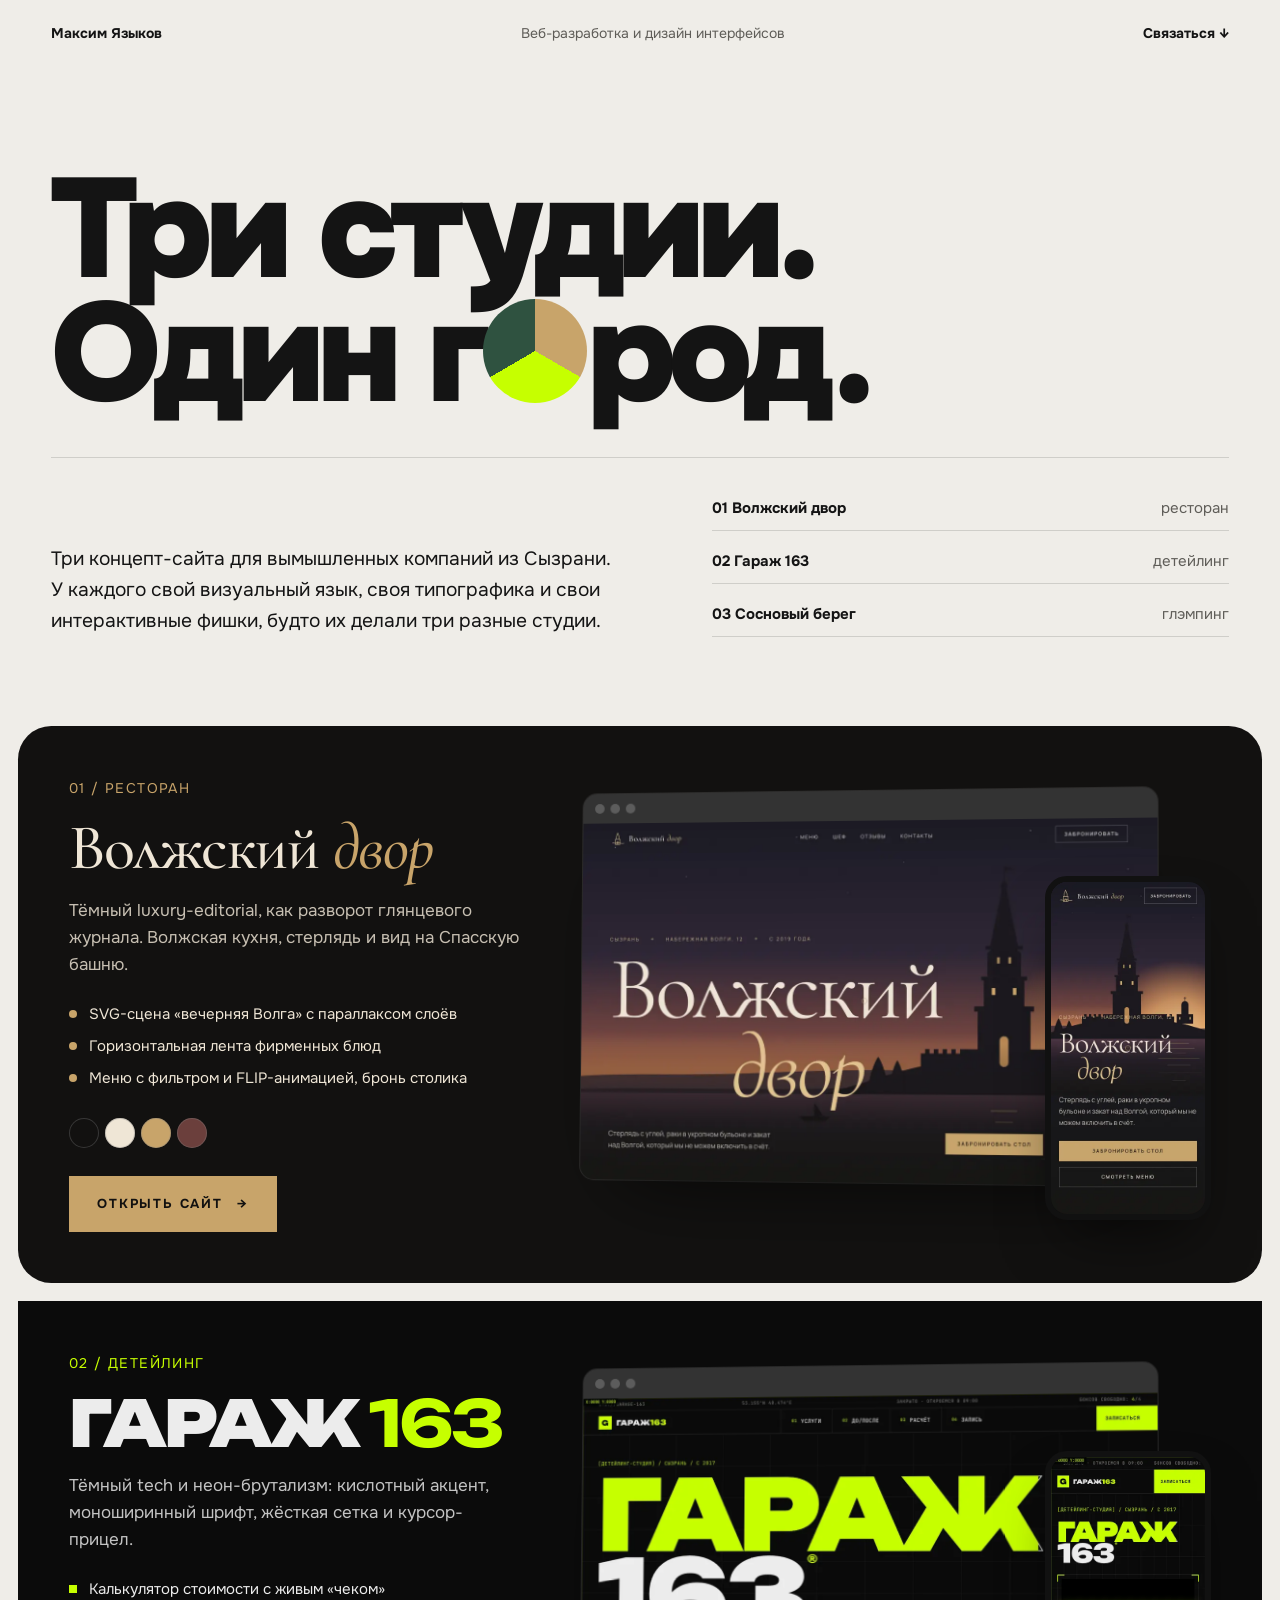
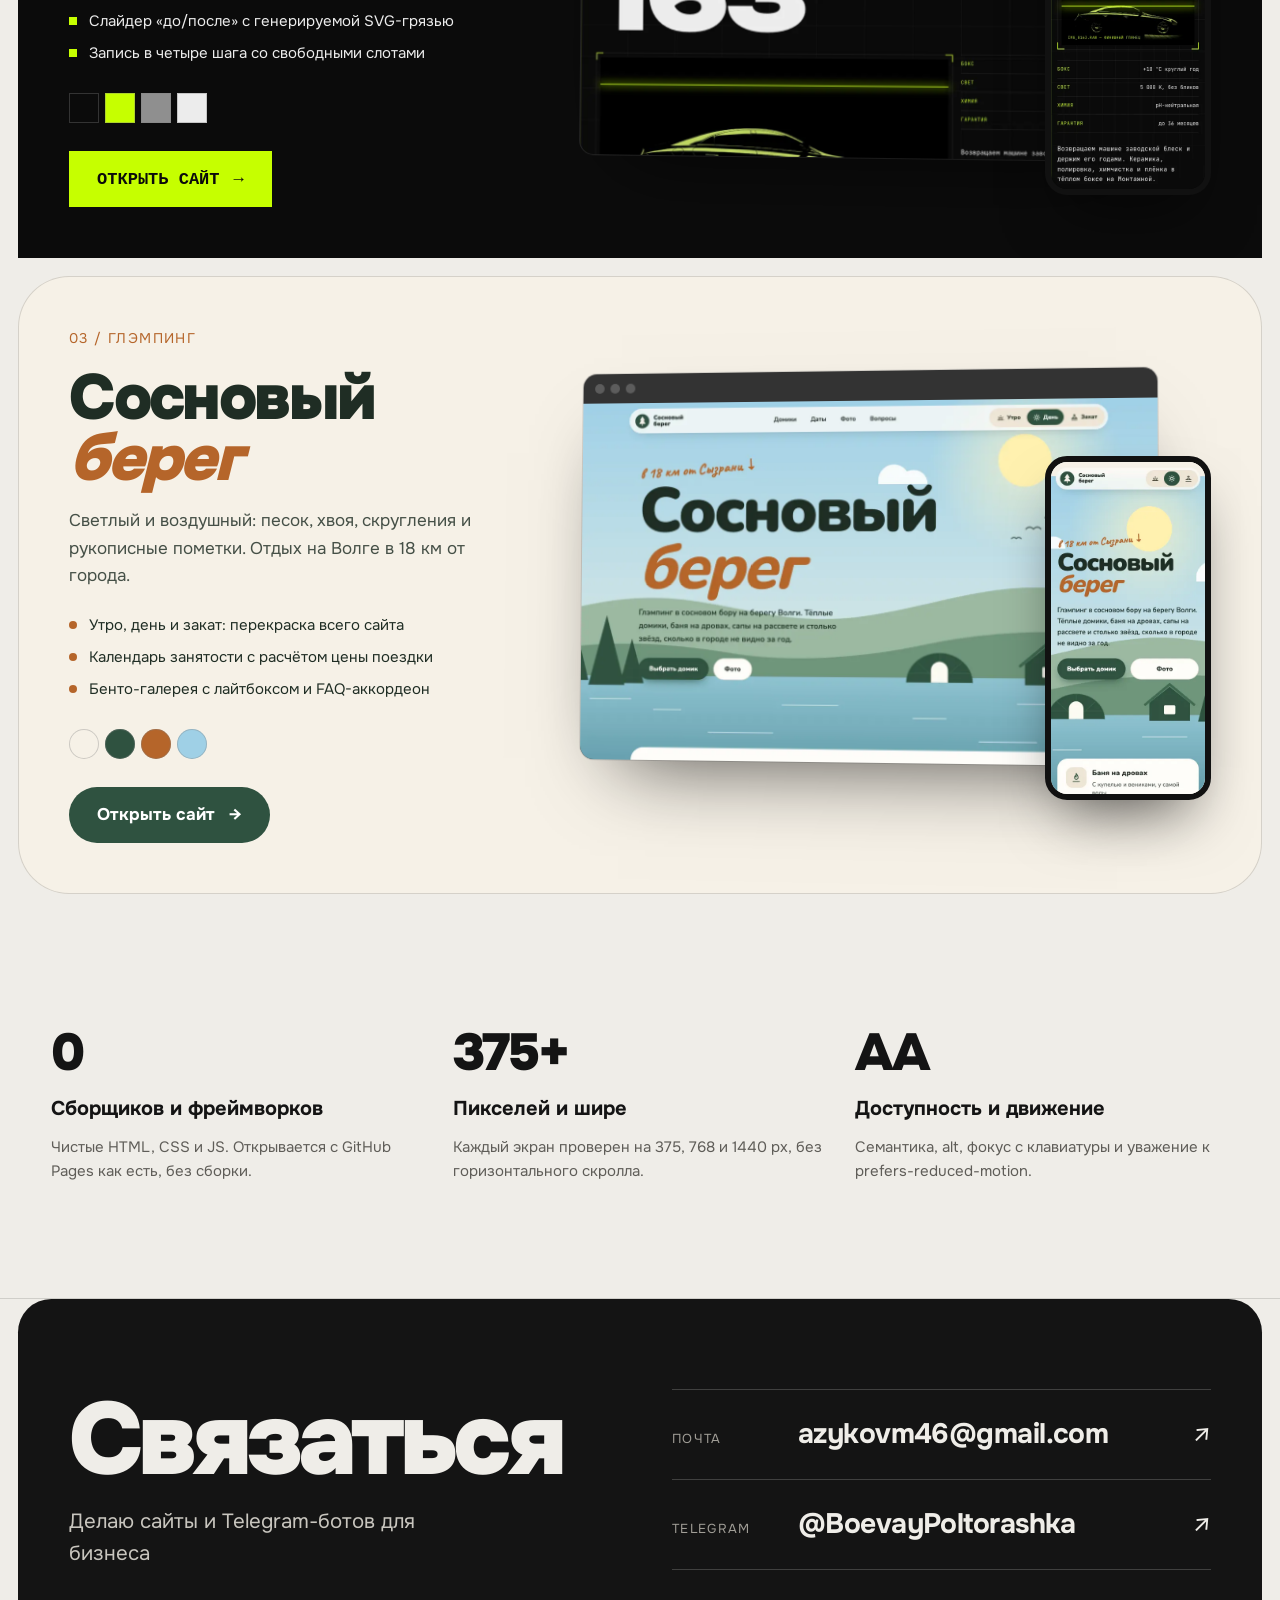
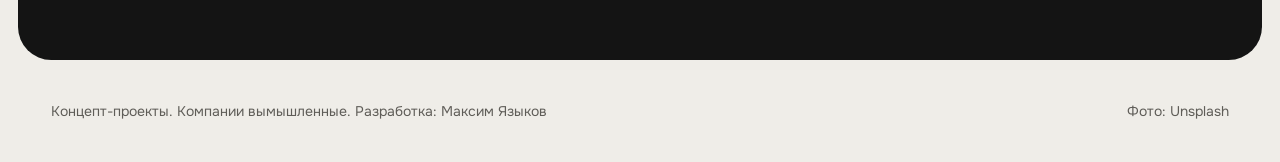
<file: index.html>
<!doctype html>
<html lang="ru">
<head>
<meta charset="utf-8">
<meta name="viewport" content="width=device-width, initial-scale=1">
<title>Максим Языков: три концепт-сайта для Сызрани</title>
<meta name="description" content="Портфолио веб-разработчика: ресторан, детейлинг-студия и глэмпинг. Три вымышленные компании из Сызрани, три разных визуальных языка.">
<meta name="theme-color" content="#efede8">
<meta property="og:type" content="website">
<meta property="og:locale" content="ru_RU">
<meta property="og:title" content="Три студии. Один город. Портфолио Максима Языкова">
<meta property="og:description" content="Ресторан, детейлинг и глэмпинг: три концепт-сайта для Сызрани.">
<meta property="og:image" content="https://azykovm46-glitch.github.io/syzran-portfolio/assets/og.jpg">
<link rel="icon" href="assets/favicon.svg" type="image/svg+xml">
<script>document.documentElement.classList.add('js')</script>
<link rel="preconnect" href="https://fonts.googleapis.com">
<link rel="preconnect" href="https://fonts.gstatic.com" crossorigin>
<link rel="preload" as="style" href="https://fonts.googleapis.com/css2?family=Onest:wght@400;500;700;900&display=swap" onload="this.onload=null;this.rel='stylesheet'">
<noscript><link rel="stylesheet" href="https://fonts.googleapis.com/css2?family=Onest:wght@400;500;700;900&display=swap"></noscript>
<style>
  :root { --paper: #efede8; --ink: #141414; --dim: #5f5d58; --line: rgba(20, 20, 20, .14); --pad: clamp(16px, 4vw, 56px); }
  *, *::before, *::after { box-sizing: border-box; }
  html { overflow-x: clip; }
  body { margin: 0; background: var(--paper); color: var(--ink); font: 400 17px/1.6 "Onest", system-ui, sans-serif; overflow-x: clip; -webkit-font-smoothing: antialiased; }
  img { display: block; max-width: 100%; height: auto; }
  a { color: inherit; }
  :focus-visible { outline: 2px solid var(--ink); outline-offset: 4px; }
  .top { display: flex; justify-content: space-between; align-items: center; gap: 16px; padding: 22px var(--pad); font-size: 14px; }
  .top b { font-weight: 700; }
  .top span { color: var(--dim); }
  .intro { padding: clamp(40px, 8vw, 120px) var(--pad) clamp(48px, 7vw, 100px); display: grid; grid-template-columns: 1fr; gap: 40px; }
  .intro h1 { font: 900 clamp(52px, 11vw, 188px)/.88 "Onest", sans-serif; letter-spacing: -.055em; margin: 0; }
  .intro h1 .o { display: inline-block; width: .74em; height: .74em; border-radius: 50%; vertical-align: -.02em; background: conic-gradient(#c8a46a 0 33.3%, #c6ff00 0 66.6%, #2f5240 0); animation: turn 12s linear infinite; }
  @keyframes turn { to { transform: rotate(360deg); } }
  .intro__row { display: grid; grid-template-columns: 1.2fr 1fr; gap: 40px; align-items: end; border-top: 1px solid var(--line); padding-top: 28px; }
  .intro p { margin: 0; max-width: 560px; font-size: clamp(17px, 1.5vw, 21px); }
  .legend { list-style: none; margin: 0; padding: 0; display: grid; gap: 8px; font-size: 15px; }
  .legend a { display: flex; justify-content: space-between; gap: 16px; padding: 10px 0; border-bottom: 1px solid var(--line); text-decoration: none; transition: padding .3s; }
  .legend a:hover { padding-left: 10px; }
  .legend span { color: var(--dim); }

  .proj { --bg: #121110; --fg: #efe6d6; --acc: #c8a46a; background: var(--bg); color: var(--fg); margin: 0 clamp(8px, 1.4vw, 20px) clamp(8px, 1.4vw, 20px); border-radius: clamp(20px, 2.6vw, 36px); padding: clamp(24px, 4vw, 64px); display: grid; grid-template-columns: 5fr 7fr; gap: clamp(28px, 4vw, 64px); align-items: center; overflow: hidden; position: relative; }
  .proj--det { --bg: #0b0b0b; --fg: #ececec; --acc: #c6ff00; border-radius: 0; }
  .proj--gl { --bg: #f6f1e7; --fg: #1f2d24; --acc: #b5652a; border-radius: clamp(28px, 4vw, 56px); box-shadow: inset 0 0 0 1px var(--line); }
  .proj__num { font-size: 14px; letter-spacing: .1em; color: var(--acc); margin: 0 0 18px; }
  .proj h2 { margin: 0 0 18px; font-size: clamp(38px, 5vw, 76px); line-height: .95; letter-spacing: -.04em; font-weight: 900; }
  .proj--rest h2 { font-family: "Cormorant Garamond", Georgia, serif; font-weight: 500; letter-spacing: -.02em; }
  .proj--rest h2 em { color: var(--acc); }
  .proj--det h2 { font-family: "Unbounded", "Arial Black", sans-serif; text-transform: uppercase; letter-spacing: -.05em; }
  .proj--det h2 b { color: var(--acc); }
  .proj--gl h2 em { color: var(--acc); }
  .proj__lead { margin: 0 0 24px; opacity: .82; max-width: 460px; }
  .proj ul.feat { list-style: none; padding: 0; margin: 0 0 28px; display: grid; gap: 8px; font-size: 15px; }
  .proj ul.feat li { display: flex; gap: 12px; }
  .proj ul.feat li::before { content: ""; flex: none; width: 8px; height: 8px; margin-top: 8px; background: var(--acc); border-radius: 50%; }
  .proj--det ul.feat li::before { border-radius: 0; }
  .swatches { display: flex; gap: 6px; margin-bottom: 28px; }
  .swatches i { width: 30px; height: 30px; border-radius: 50%; box-shadow: inset 0 0 0 1px rgba(127, 127, 127, .35); }
  .proj--det .swatches i { border-radius: 0; }
  .open { display: inline-flex; align-items: center; gap: 14px; min-height: 56px; padding: 0 28px; background: var(--acc); color: var(--bg); text-decoration: none; font-weight: 700; border-radius: 99px; transition: gap .3s, transform .3s; }
  .proj--rest .open { border-radius: 0; text-transform: uppercase; letter-spacing: .14em; font-size: 13px; }
  .proj--det .open { border-radius: 0; font-family: ui-monospace, monospace; text-transform: uppercase; }
  .proj--gl .open { background: #2f5240; color: #fff; }
  .open:hover { gap: 26px; }
  .shots { position: relative; padding-right: 9%; padding-bottom: 6%; }
  .browser { border-radius: 14px; overflow: hidden; box-shadow: 0 40px 80px -40px rgba(0, 0, 0, .7), 0 0 0 1px rgba(127, 127, 127, .25); transform: perspective(1600px) rotateY(-6deg) rotateX(2deg); transition: transform .8s cubic-bezier(.2, .7, .1, 1); background: #222; }
  .browser__bar { height: 30px; display: flex; align-items: center; gap: 6px; padding: 0 12px; background: rgba(127, 127, 127, .18); }
  .browser__bar i { width: 10px; height: 10px; border-radius: 50%; background: rgba(127, 127, 127, .55); }
  .proj:hover .browser { transform: perspective(1600px) rotateY(0) rotateX(0); }
  .phone { position: absolute; right: 0; bottom: 0; width: 26%; border-radius: 22px; overflow: hidden; border: 6px solid #111; box-shadow: 0 30px 60px -20px rgba(0, 0, 0, .6); transition: transform .8s cubic-bezier(.2, .7, .1, 1); }
  .proj:hover .phone { transform: translateY(-14px) rotate(-2deg); }
  .phone img { aspect-ratio: 390/844; object-fit: cover; object-position: top; width: 100%; }
  .stripe { padding: clamp(60px, 9vw, 120px) var(--pad); display: grid; grid-template-columns: repeat(3, 1fr); gap: 28px; border-bottom: 1px solid var(--line); }
  .stripe h3 { margin: 0 0 10px; font-size: 20px; }
  .stripe p { margin: 0; color: var(--dim); font-size: 15px; }
  .stripe .n { font-size: 52px; font-weight: 900; letter-spacing: -.04em; line-height: 1; margin-bottom: 14px; }
  .contact { margin: 0 clamp(8px, 1.4vw, 20px); padding: clamp(40px, 7vw, 100px) clamp(24px, 4vw, 64px); background: var(--ink); color: var(--paper); border-radius: clamp(20px, 2.6vw, 36px); display: grid; grid-template-columns: 1fr 1fr; gap: clamp(32px, 5vw, 80px); align-items: end; }
  .contact h2 { margin: 0 0 18px; font-size: clamp(48px, 8vw, 128px); line-height: .9; letter-spacing: -.05em; font-weight: 900; }
  .contact p { margin: 0; font-size: clamp(18px, 1.6vw, 22px); color: #c9c6bf; max-width: 420px; }
  .contact__links { list-style: none; margin: 0; padding: 0; }
  .contact__links a { display: grid; grid-template-columns: 110px 1fr auto; gap: 16px; align-items: baseline; padding: 22px 0; border-top: 1px solid rgba(239, 237, 232, .2); text-decoration: none; transition: padding .35s, color .35s; }
  .contact__links li:last-child a { border-bottom: 1px solid rgba(239, 237, 232, .2); }
  .contact__links span { font-size: 13px; letter-spacing: .1em; text-transform: uppercase; color: #a19e97; }
  .contact__links b { font-size: clamp(20px, 2.2vw, 30px); font-weight: 700; letter-spacing: -.02em; overflow-wrap: anywhere; }
  .contact__links i { font-style: normal; font-size: 26px; transition: transform .35s; }
  .contact__links a:hover { padding-left: 12px; color: #c6ff00; }
  .contact__links a:hover i { transform: translate(4px, -4px); }
  footer { padding: 40px var(--pad); display: flex; justify-content: space-between; flex-wrap: wrap; gap: 16px; font-size: 14px; color: var(--dim); }
  .js .reveal { opacity: 0; transform: translateY(40px); transition: opacity 1s cubic-bezier(.2, .7, .1, 1), transform 1s cubic-bezier(.2, .7, .1, 1); }
  .js .reveal.is-in { opacity: 1; transform: none; }
  @media (max-width: 900px) {
    .proj { grid-template-columns: 1fr; }
    .proj .shots { order: -1; }
    .intro__row, .stripe, .contact { grid-template-columns: 1fr; }
    .contact__links a { grid-template-columns: 1fr auto; }
    .contact__links span { grid-column: 1 / -1; }
  }
  @media (max-width: 560px) {
    .top span { display: none; }
    .browser { transform: none; }
  }
  @media (prefers-reduced-motion: reduce) {
    *, *::before, *::after { animation: none !important; transition-duration: .01ms !important; }
    .js .reveal { opacity: 1; transform: none; }
  }
</style>
<link rel="preload" as="style" href="https://fonts.googleapis.com/css2?family=Cormorant+Garamond:wght@500&family=Unbounded:wght@900&family=Nunito:ital,wght@1,900&display=swap" onload="this.onload=null;this.rel='stylesheet'">
<noscript><link rel="stylesheet" href="https://fonts.googleapis.com/css2?family=Cormorant+Garamond:wght@500&family=Unbounded:wght@900&family=Nunito:ital,wght@1,900&display=swap"></noscript>
</head>
<body>
<header class="top">
  <b>Максим Языков</b>
  <span>Веб-разработка и дизайн интерфейсов</span>
  <a href="#contact" style="font-weight:700;text-decoration:none">Связаться ↓</a>
</header>

<main>
  <section class="intro" aria-labelledby="t">
    <h1 id="t">Три студии.<br>Один г<span class="o" aria-hidden="true"></span>род.</h1>
    <div class="intro__row">
      <p>Три концепт-сайта для вымышленных компаний из Сызрани. У каждого свой визуальный язык, своя типографика и свои интерактивные фишки, будто их делали три разные студии.</p>
      <ul class="legend">
        <li><a href="#p1"><b>01 Волжский двор</b><span>ресторан</span></a></li>
        <li><a href="#p2"><b>02 Гараж 163</b><span>детейлинг</span></a></li>
        <li><a href="#p3"><b>03 Сосновый берег</b><span>глэмпинг</span></a></li>
      </ul>
    </div>
  </section>

  <article class="proj proj--rest reveal" id="p1" aria-labelledby="p1t">
    <div>
      <p class="proj__num">01 / РЕСТОРАН</p>
      <h2 id="p1t">Волжский <em>двор</em></h2>
      <p class="proj__lead">Тёмный luxury-editorial, как разворот глянцевого журнала. Волжская кухня, стерлядь и вид на Спасскую башню.</p>
      <ul class="feat">
        <li>SVG-сцена «вечерняя Волга» с параллаксом слоёв</li>
        <li>Горизонтальная лента фирменных блюд</li>
        <li>Меню с фильтром и FLIP-анимацией, бронь столика</li>
      </ul>
      <div class="swatches" role="img" aria-label="Палитра: графит, кость, золото"><i style="background:#121110"></i><i style="background:#efe6d6"></i><i style="background:#c8a46a"></i><i style="background:#6b3f3c"></i></div>
      <a class="open" href="restaurant/">Открыть сайт <span aria-hidden="true">→</span></a>
    </div>
    <div class="shots">
      <div class="browser"><div class="browser__bar"><i></i><i></i><i></i></div><img src="assets/restaurant.webp" width="1200" height="750" alt="Главный экран сайта ресторана: силуэт Спасской башни на фоне заката над Волгой" loading="lazy"></div>
      <div class="phone"><img src="assets/restaurant-m.webp" width="390" height="844" alt="Мобильная версия сайта ресторана" loading="lazy"></div>
    </div>
  </article>

  <article class="proj proj--det reveal" id="p2" aria-labelledby="p2t">
    <div>
      <p class="proj__num">02 / ДЕТЕЙЛИНГ</p>
      <h2 id="p2t">Гараж <b>163</b></h2>
      <p class="proj__lead">Тёмный tech и неон-брутализм: кислотный акцент, моноширинный шрифт, жёсткая сетка и курсор-прицел.</p>
      <ul class="feat">
        <li>Калькулятор стоимости с живым «чеком»</li>
        <li>Слайдер «до/после» с генерируемой SVG-грязью</li>
        <li>Запись в четыре шага со свободными слотами</li>
      </ul>
      <div class="swatches" role="img" aria-label="Палитра: чёрный, кислотный лайм, сталь"><i style="background:#0b0b0b"></i><i style="background:#c6ff00"></i><i style="background:#8f8f8f"></i><i style="background:#ececec"></i></div>
      <a class="open" href="detailing/">Открыть сайт <span aria-hidden="true">→</span></a>
    </div>
    <div class="shots">
      <div class="browser"><div class="browser__bar"><i></i><i></i><i></i></div><img src="assets/detailing.webp" width="1200" height="750" alt="Главный экран сайта детейлинга: огромная надпись «Гараж 163» и фото мойки в кислотном цвете" loading="lazy"></div>
      <div class="phone"><img src="assets/detailing-m.webp" width="390" height="844" alt="Мобильная версия сайта детейлинга" loading="lazy"></div>
    </div>
  </article>

  <article class="proj proj--gl reveal" id="p3" aria-labelledby="p3t">
    <div>
      <p class="proj__num">03 / ГЛЭМПИНГ</p>
      <h2 id="p3t">Сосновый <em>берег</em></h2>
      <p class="proj__lead">Светлый и воздушный: песок, хвоя, скругления и рукописные пометки. Отдых на Волге в 18 км от города.</p>
      <ul class="feat">
        <li>Утро, день и закат: перекраска всего сайта</li>
        <li>Календарь занятости с расчётом цены поездки</li>
        <li>Бенто-галерея с лайтбоксом и FAQ-аккордеон</li>
      </ul>
      <div class="swatches" role="img" aria-label="Палитра: песок, хвоя, терракота, небо"><i style="background:#f6f1e7"></i><i style="background:#2f5240"></i><i style="background:#b5652a"></i><i style="background:#9fd0e6"></i></div>
      <a class="open" href="glamping/">Открыть сайт <span aria-hidden="true">→</span></a>
    </div>
    <div class="shots">
      <div class="browser"><div class="browser__bar"><i></i><i></i><i></i></div><img src="assets/glamping.webp" width="1200" height="750" alt="Главный экран сайта глэмпинга: иллюстрированный пейзаж с соснами, рекой и домиками" loading="lazy"></div>
      <div class="phone"><img src="assets/glamping-m.webp" width="390" height="844" alt="Мобильная версия сайта глэмпинга" loading="lazy"></div>
    </div>
  </article>

  <section class="stripe" aria-label="Подход">
    <div class="reveal"><div class="n">0</div><h3>Сборщиков и фреймворков</h3><p>Чистые HTML, CSS и JS. Открывается с GitHub Pages как есть, без сборки.</p></div>
    <div class="reveal"><div class="n">375+</div><h3>Пикселей и шире</h3><p>Каждый экран проверен на 375, 768 и 1440 px, без горизонтального скролла.</p></div>
    <div class="reveal"><div class="n">AA</div><h3>Доступность и движение</h3><p>Семантика, alt, фокус с клавиатуры и уважение к prefers-reduced-motion.</p></div>
  </section>
  <section class="contact reveal" id="contact" aria-labelledby="ct">
    <div>
      <h2 id="ct">Связаться</h2>
      <p>Делаю сайты и Telegram-ботов для бизнеса</p>
    </div>
    <ul class="contact__links">
      <li><a href="mailto:azykovm46@gmail.com"><span>Почта</span><b>azykovm46@gmail.com</b><i aria-hidden="true">↗</i></a></li>
      <li><a href="https://t.me/BoevayPoltorashka" target="_blank" rel="noopener"><span>Telegram</span><b>@BoevayPoltorashka</b><i aria-hidden="true">↗</i></a></li>
    </ul>
  </section>
</main>

<footer>
  <span>Концепт-проекты. Компании вымышленные. Разработка: Максим Языков</span>
  <span>Фото: Unsplash</span>
</footer>

<script>
  (() => {
    const els = document.querySelectorAll('.reveal');
    if (!('IntersectionObserver' in window)) { els.forEach((e) => e.classList.add('is-in')); return; }
    const io = new IntersectionObserver((entries) => entries.forEach((en) => { if (en.isIntersecting) { en.target.classList.add('is-in'); io.unobserve(en.target); } }), { threshold: .12 });
    els.forEach((e) => io.observe(e));
  })();
</script>
</body>
</html>
</file>
